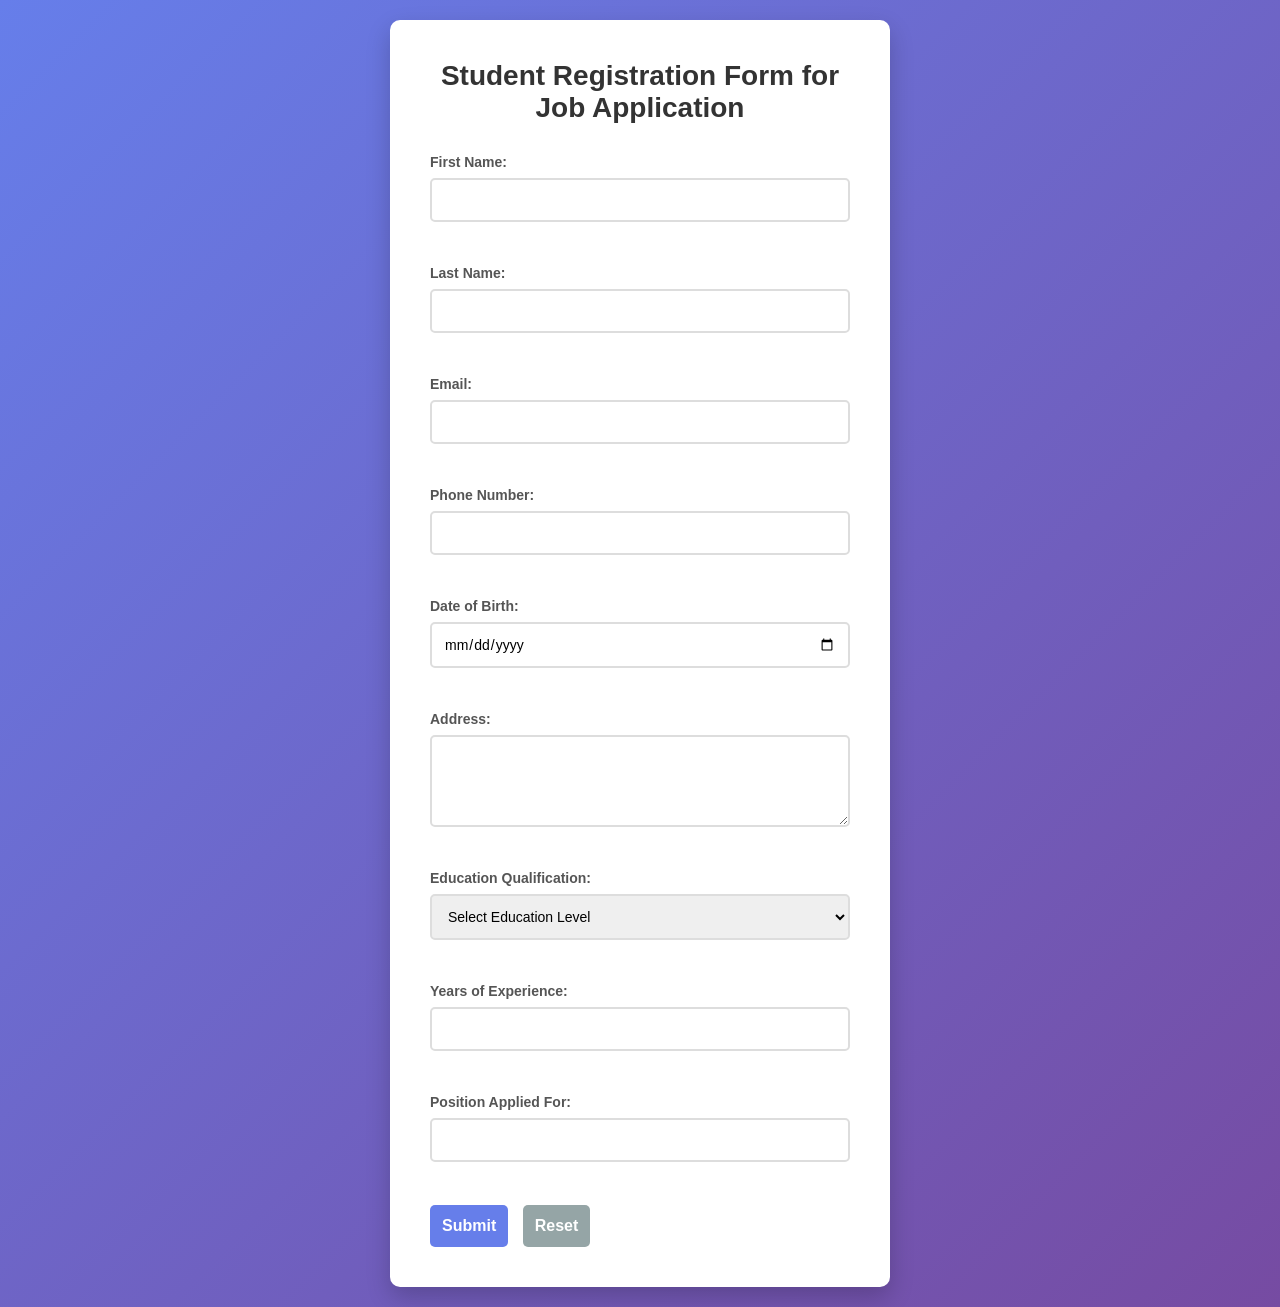
<file: Q1-StudentRegistrationForm/index.html>
<!DOCTYPE html>
<html lang="en">
<head>
    <meta charset="UTF-8">
    <meta name="viewport" content="width=device-width, initial-scale=1.0">
    <title>Student Registration Form for Job Application</title>
    <link rel="stylesheet" href="style.css">
</head>
<body>
    <div class="container">
        <h1>Student Registration Form for Job Application</h1>
        <form id="registrationForm">
            <div class="form-group">
                <label for="firstName">First Name:</label>
                <input type="text" id="firstName" name="firstName" required>
                <span class="error" id="firstNameError"></span>
            </div>

            <div class="form-group">
                <label for="lastName">Last Name:</label>
                <input type="text" id="lastName" name="lastName" required>
                <span class="error" id="lastNameError"></span>
            </div>

            <div class="form-group">
                <label for="email">Email:</label>
                <input type="email" id="email" name="email" required>
                <span class="error" id="emailError"></span>
            </div>

            <div class="form-group">
                <label for="phone">Phone Number:</label>
                <input type="tel" id="phone" name="phone" required>
                <span class="error" id="phoneError"></span>
            </div>

            <div class="form-group">
                <label for="dob">Date of Birth:</label>
                <input type="date" id="dob" name="dob" required>
                <span class="error" id="dobError"></span>
            </div>

            <div class="form-group">
                <label for="address">Address:</label>
                <textarea id="address" name="address" rows="4" required></textarea>
                <span class="error" id="addressError"></span>
            </div>

            <div class="form-group">
                <label for="education">Education Qualification:</label>
                <select id="education" name="education" required>
                    <option value="">Select Education Level</option>
                    <option value="12th">12th Pass</option>
                    <option value="diploma">Diploma</option>
                    <option value="bachelors">Bachelor's Degree</option>
                    <option value="masters">Master's Degree</option>
                </select>
                <span class="error" id="educationError"></span>
            </div>

            <div class="form-group">
                <label for="experience">Years of Experience:</label>
                <input type="number" id="experience" name="experience" min="0" required>
                <span class="error" id="experienceError"></span>
            </div>

            <div class="form-group">
                <label for="position">Position Applied For:</label>
                <input type="text" id="position" name="position" required>
                <span class="error" id="positionError"></span>
            </div>

            <button type="submit" class="btn">Submit</button>
            <button type="reset" class="btn btn-reset">Reset</button>
        </form>
        <div id="successMessage" class="success-message" style="display: none;">
            Registration submitted successfully!
        </div>
    </div>

    <script src="script.js"></script>
</body>
</html>
</file>
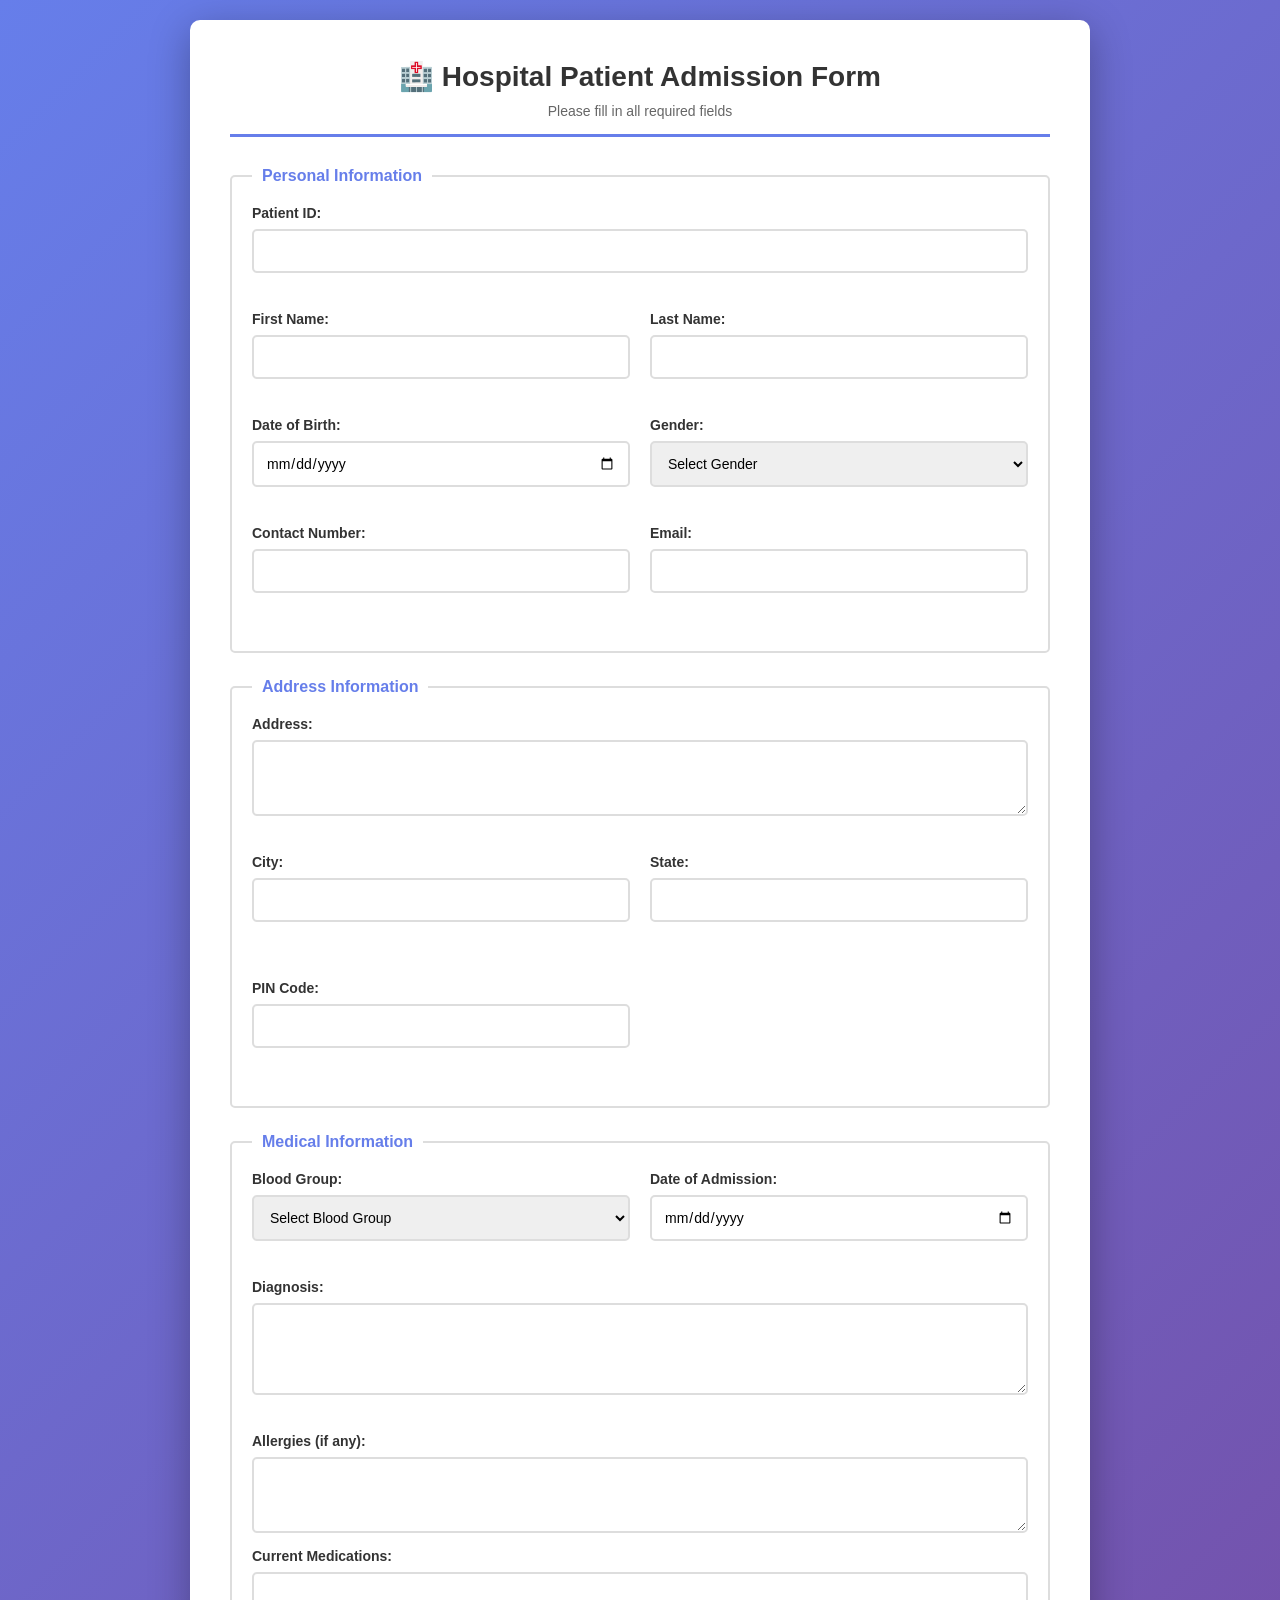
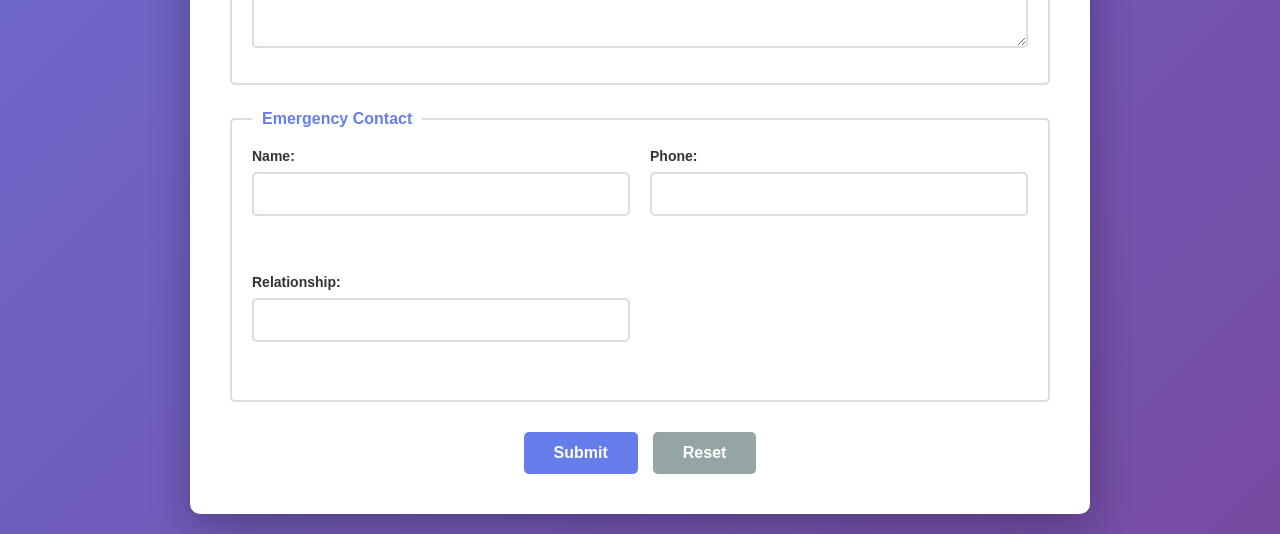
<file: Q3-PatientAdmissionForm/index.html>
<!DOCTYPE html>
<html lang="en">
<head>
    <meta charset="UTF-8">
    <meta name="viewport" content="width=device-width, initial-scale=1.0">
    <title>Patient Admission Form</title>
    <link rel="stylesheet" href="style.css">
</head>
<body>
    <div class="container">
        <div class="header">
            <h1>🏥 Hospital Patient Admission Form</h1>
            <p>Please fill in all required fields</p>
        </div>

        <form id="admissionForm">
            <!-- Personal Information -->
            <fieldset>
                <legend>Personal Information</legend>

                <div class="form-group">
                    <label for="patientId">Patient ID:</label>
                    <input type="text" id="patientId" name="patientId" required>
                    <span class="error" id="patientIdError"></span>
                </div>

                <div class="form-row">
                    <div class="form-group">
                        <label for="firstName">First Name:</label>
                        <input type="text" id="firstName" name="firstName" required>
                        <span class="error" id="firstNameError"></span>
                    </div>

                    <div class="form-group">
                        <label for="lastName">Last Name:</label>
                        <input type="text" id="lastName" name="lastName" required>
                        <span class="error" id="lastNameError"></span>
                    </div>
                </div>

                <div class="form-row">
                    <div class="form-group">
                        <label for="dob">Date of Birth:</label>
                        <input type="date" id="dob" name="dob" required>
                        <span class="error" id="dobError"></span>
                    </div>

                    <div class="form-group">
                        <label for="gender">Gender:</label>
                        <select id="gender" name="gender" required>
                            <option value="">Select Gender</option>
                            <option value="male">Male</option>
                            <option value="female">Female</option>
                            <option value="other">Other</option>
                        </select>
                        <span class="error" id="genderError"></span>
                    </div>
                </div>

                <div class="form-row">
                    <div class="form-group">
                        <label for="phone">Contact Number:</label>
                        <input type="tel" id="phone" name="phone" required>
                        <span class="error" id="phoneError"></span>
                    </div>

                    <div class="form-group">
                        <label for="email">Email:</label>
                        <input type="email" id="email" name="email" required>
                        <span class="error" id="emailError"></span>
                    </div>
                </div>
            </fieldset>

            <!-- Address Information -->
            <fieldset>
                <legend>Address Information</legend>

                <div class="form-group">
                    <label for="address">Address:</label>
                    <textarea id="address" name="address" rows="3" required></textarea>
                    <span class="error" id="addressError"></span>
                </div>

                <div class="form-row">
                    <div class="form-group">
                        <label for="city">City:</label>
                        <input type="text" id="city" name="city" required>
                        <span class="error" id="cityError"></span>
                    </div>

                    <div class="form-group">
                        <label for="state">State:</label>
                        <input type="text" id="state" name="state" required>
                        <span class="error" id="stateError"></span>
                    </div>

                    <div class="form-group">
                        <label for="zip">PIN Code:</label>
                        <input type="text" id="zip" name="zip" required>
                        <span class="error" id="zipError"></span>
                    </div>
                </div>
            </fieldset>

            <!-- Medical Information -->
            <fieldset>
                <legend>Medical Information</legend>

                <div class="form-row">
                    <div class="form-group">
                        <label for="bloodGroup">Blood Group:</label>
                        <select id="bloodGroup" name="bloodGroup" required>
                            <option value="">Select Blood Group</option>
                            <option value="A+">A+</option>
                            <option value="A-">A-</option>
                            <option value="B+">B+</option>
                            <option value="B-">B-</option>
                            <option value="AB+">AB+</option>
                            <option value="AB-">AB-</option>
                            <option value="O+">O+</option>
                            <option value="O-">O-</option>
                        </select>
                        <span class="error" id="bloodGroupError"></span>
                    </div>

                    <div class="form-group">
                        <label for="admissionDate">Date of Admission:</label>
                        <input type="date" id="admissionDate" name="admissionDate" required>
                        <span class="error" id="admissionDateError"></span>
                    </div>
                </div>

                <div class="form-group">
                    <label for="diagnosis">Diagnosis:</label>
                    <textarea id="diagnosis" name="diagnosis" rows="4" required></textarea>
                    <span class="error" id="diagnosisError"></span>
                </div>

                <div class="form-group">
                    <label for="allergies">Allergies (if any):</label>
                    <textarea id="allergies" name="allergies" rows="3"></textarea>
                </div>

                <div class="form-group">
                    <label for="medication">Current Medications:</label>
                    <textarea id="medication" name="medication" rows="3"></textarea>
                </div>
            </fieldset>

            <!-- Emergency Contact -->
            <fieldset>
                <legend>Emergency Contact</legend>

                <div class="form-row">
                    <div class="form-group">
                        <label for="emergencyName">Name:</label>
                        <input type="text" id="emergencyName" name="emergencyName" required>
                        <span class="error" id="emergencyNameError"></span>
                    </div>

                    <div class="form-group">
                        <label for="emergencyPhone">Phone:</label>
                        <input type="tel" id="emergencyPhone" name="emergencyPhone" required>
                        <span class="error" id="emergencyPhoneError"></span>
                    </div>

                    <div class="form-group">
                        <label for="relationship">Relationship:</label>
                        <input type="text" id="relationship" name="relationship" required>
                        <span class="error" id="relationshipError"></span>
                    </div>
                </div>
            </fieldset>

            <div class="form-buttons">
                <button type="submit" class="btn btn-submit">Submit</button>
                <button type="reset" class="btn btn-reset">Reset</button>
            </div>
        </form>

        <div id="successMessage" class="success-message" style="display: none;">
            ✓ Admission form submitted successfully!
        </div>
    </div>

    <script src="script.js"></script>
</body>
</html>
</file>
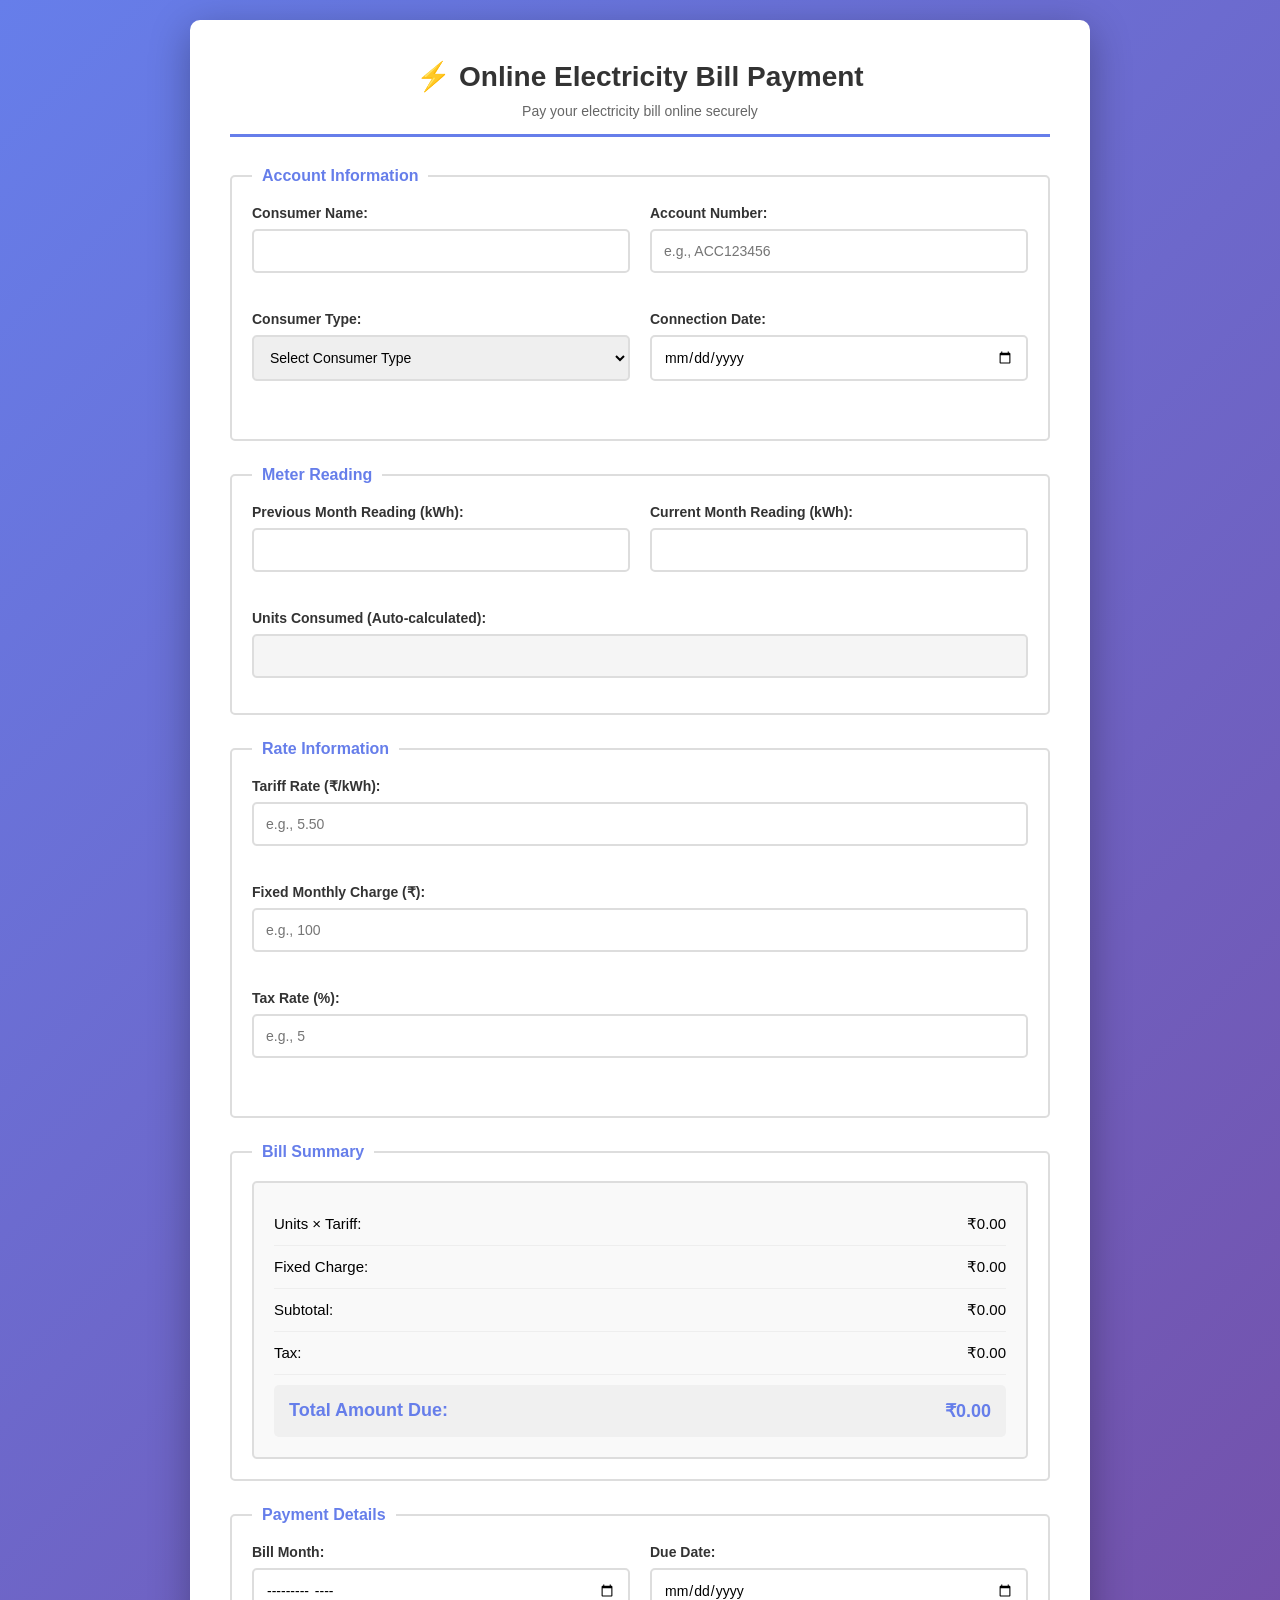
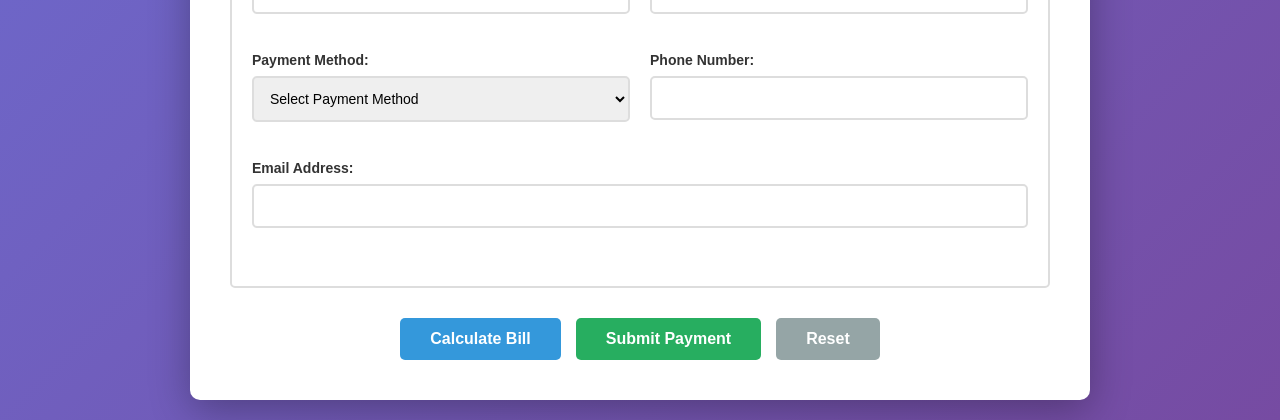
<file: Q4-ElectricityBillForm/index.html>
<!DOCTYPE html>
<html lang="en">
<head>
    <meta charset="UTF-8">
    <meta name="viewport" content="width=device-width, initial-scale=1.0">
    <title>Online Electricity Bill Form</title>
    <link rel="stylesheet" href="style.css">
</head>
<body>
    <div class="container">
        <div class="header">
            <h1>⚡ Online Electricity Bill Payment</h1>
            <p>Pay your electricity bill online securely</p>
        </div>

        <form id="billForm">
            <!-- Account Information -->
            <fieldset>
                <legend>Account Information</legend>

                <div class="form-row">
                    <div class="form-group">
                        <label for="consumerName">Consumer Name:</label>
                        <input type="text" id="consumerName" name="consumerName" required>
                        <span class="error" id="consumerNameError"></span>
                    </div>

                    <div class="form-group">
                        <label for="accountNumber">Account Number:</label>
                        <input type="text" id="accountNumber" name="accountNumber" placeholder="e.g., ACC123456" required>
                        <span class="error" id="accountNumberError"></span>
                    </div>
                </div>

                <div class="form-row">
                    <div class="form-group">
                        <label for="consumerType">Consumer Type:</label>
                        <select id="consumerType" name="consumerType" required>
                            <option value="">Select Consumer Type</option>
                            <option value="residential">Residential</option>
                            <option value="commercial">Commercial</option>
                            <option value="industrial">Industrial</option>
                            <option value="agricultural">Agricultural</option>
                        </select>
                        <span class="error" id="consumerTypeError"></span>
                    </div>

                    <div class="form-group">
                        <label for="connectionDate">Connection Date:</label>
                        <input type="date" id="connectionDate" name="connectionDate" required>
                        <span class="error" id="connectionDateError"></span>
                    </div>
                </div>
            </fieldset>

            <!-- Meter Reading -->
            <fieldset>
                <legend>Meter Reading</legend>

                <div class="form-row">
                    <div class="form-group">
                        <label for="previousReading">Previous Month Reading (kWh):</label>
                        <input type="number" id="previousReading" name="previousReading" min="0" required>
                        <span class="error" id="previousReadingError"></span>
                    </div>

                    <div class="form-group">
                        <label for="currentReading">Current Month Reading (kWh):</label>
                        <input type="number" id="currentReading" name="currentReading" min="0" required>
                        <span class="error" id="currentReadingError"></span>
                    </div>
                </div>

                <div class="form-group">
                    <label for="unitsConsumed">Units Consumed (Auto-calculated):</label>
                    <input type="number" id="unitsConsumed" name="unitsConsumed" readonly>
                </div>
            </fieldset>

            <!-- Rate Information -->
            <fieldset>
                <legend>Rate Information</legend>

                <div class="form-group">
                    <label for="tariff">Tariff Rate (₹/kWh):</label>
                    <input type="number" id="tariff" name="tariff" step="0.01" placeholder="e.g., 5.50" required>
                    <span class="error" id="tariffError"></span>
                </div>

                <div class="form-group">
                    <label for="fixedCharge">Fixed Monthly Charge (₹):</label>
                    <input type="number" id="fixedCharge" name="fixedCharge" step="0.01" placeholder="e.g., 100" required>
                    <span class="error" id="fixedChargeError"></span>
                </div>

                <div class="form-group">
                    <label for="tax">Tax Rate (%):</label>
                    <input type="number" id="tax" name="tax" step="0.01" placeholder="e.g., 5" required>
                    <span class="error" id="taxError"></span>
                </div>
            </fieldset>

            <!-- Bill Calculation -->
            <fieldset>
                <legend>Bill Summary</legend>

                <div class="bill-summary">
                    <div class="summary-row">
                        <span>Units × Tariff:</span>
                        <span id="energyCharges">₹0.00</span>
                    </div>
                    <div class="summary-row">
                        <span>Fixed Charge:</span>
                        <span id="fixedChargeDisplay">₹0.00</span>
                    </div>
                    <div class="summary-row">
                        <span>Subtotal:</span>
                        <span id="subtotal">₹0.00</span>
                    </div>
                    <div class="summary-row">
                        <span>Tax:</span>
                        <span id="taxAmount">₹0.00</span>
                    </div>
                    <div class="summary-row total">
                        <span>Total Amount Due:</span>
                        <span id="totalAmount">₹0.00</span>
                    </div>
                </div>
            </fieldset>

            <!-- Payment Details -->
            <fieldset>
                <legend>Payment Details</legend>

                <div class="form-row">
                    <div class="form-group">
                        <label for="billMonth">Bill Month:</label>
                        <input type="month" id="billMonth" name="billMonth" required>
                        <span class="error" id="billMonthError"></span>
                    </div>

                    <div class="form-group">
                        <label for="dueDate">Due Date:</label>
                        <input type="date" id="dueDate" name="dueDate" required>
                        <span class="error" id="dueDateError"></span>
                    </div>
                </div>

                <div class="form-row">
                    <div class="form-group">
                        <label for="paymentMethod">Payment Method:</label>
                        <select id="paymentMethod" name="paymentMethod" required>
                            <option value="">Select Payment Method</option>
                            <option value="creditcard">Credit Card</option>
                            <option value="debitcard">Debit Card</option>
                            <option value="netbanking">Net Banking</option>
                            <option value="upi">UPI</option>
                        </select>
                        <span class="error" id="paymentMethodError"></span>
                    </div>

                    <div class="form-group">
                        <label for="phone">Phone Number:</label>
                        <input type="tel" id="phone" name="phone" required>
                        <span class="error" id="phoneError"></span>
                    </div>
                </div>

                <div class="form-group">
                    <label for="email">Email Address:</label>
                    <input type="email" id="email" name="email" required>
                    <span class="error" id="emailError"></span>
                </div>
            </fieldset>

            <div class="form-buttons">
                <button type="button" class="btn btn-calculate" onclick="calculateBill()">Calculate Bill</button>
                <button type="submit" class="btn btn-submit">Submit Payment</button>
                <button type="reset" class="btn btn-reset">Reset</button>
            </div>
        </form>

        <div id="successMessage" class="success-message" style="display: none;">
            ✓ Bill payment submitted successfully!
        </div>
    </div>

    <script src="script.js"></script>
</body>
</html>
</file>
<file: Q1-StudentRegistrationForm/style.css>
* {
    margin: 0;
    padding: 0;
    box-sizing: border-box;
}

body {
    font-family: 'Segoe UI', Tahoma, Geneva, Verdana, sans-serif;
    background: linear-gradient(135deg, #667eea 0%, #764ba2 100%);
    min-height: 100vh;
    display: flex;
    align-items: center;
    justify-content: center;
    padding: 20px;
}

.container {
    background-color: white;
    border-radius: 10px;
    box-shadow: 0 10px 25px rgba(0, 0, 0, 0.2);
    padding: 40px;
    max-width: 500px;
    width: 100%;
}

h1 {
    text-align: center;
    color: #333;
    margin-bottom: 30px;
    font-size: 28px;
}

.form-group {
    margin-bottom: 20px;
    display: flex;
    flex-direction: column;
}

label {
    margin-bottom: 8px;
    color: #555;
    font-weight: 600;
    font-size: 14px;
}

input[type="text"],
input[type="email"],
input[type="tel"],
input[type="date"],
input[type="number"],
textarea,
select {
    padding: 12px;
    border: 2px solid #ddd;
    border-radius: 5px;
    font-size: 14px;
    transition: border-color 0.3s;
    font-family: inherit;
}

input[type="text"]:focus,
input[type="email"]:focus,
input[type="tel"]:focus,
input[type="date"]:focus,
input[type="number"]:focus,
textarea:focus,
select:focus {
    outline: none;
    border-color: #667eea;
    box-shadow: 0 0 5px rgba(102, 126, 234, 0.3);
}

input.invalid,
textarea.invalid,
select.invalid {
    border-color: #e74c3c;
}

.error {
    color: #e74c3c;
    font-size: 12px;
    margin-top: 5px;
    min-height: 18px;
}

textarea {
    resize: vertical;
}

.btn {
    padding: 12px;
    border: none;
    border-radius: 5px;
    font-size: 16px;
    font-weight: 600;
    cursor: pointer;
    transition: all 0.3s;
    background-color: #667eea;
    color: white;
    margin-right: 10px;
}

.btn:hover {
    background-color: #5568d3;
    transform: translateY(-2px);
    box-shadow: 0 5px 15px rgba(102, 126, 234, 0.4);
}

.btn-reset {
    background-color: #95a5a6;
    margin-right: 0;
}

.btn-reset:hover {
    background-color: #7f8c8d;
}

.success-message {
    background-color: #27ae60;
    color: white;
    padding: 15px;
    border-radius: 5px;
    margin-top: 20px;
    text-align: center;
    font-weight: 600;
}

@media (max-width: 600px) {
    .container {
        padding: 20px;
    }

    h1 {
        font-size: 24px;
    }

    .btn {
        width: 100%;
        margin-right: 0;
        margin-bottom: 10px;
    }
}
</file>
<file: Q3-PatientAdmissionForm/style.css>
* {
    margin: 0;
    padding: 0;
    box-sizing: border-box;
}

body {
    font-family: 'Segoe UI', Tahoma, Geneva, Verdana, sans-serif;
    background: linear-gradient(135deg, #667eea 0%, #764ba2 100%);
    min-height: 100vh;
    padding: 20px;
}

.container {
    background-color: white;
    border-radius: 10px;
    box-shadow: 0 10px 40px rgba(0, 0, 0, 0.3);
    padding: 40px;
    max-width: 900px;
    margin: 0 auto;
}

.header {
    text-align: center;
    margin-bottom: 30px;
    border-bottom: 3px solid #667eea;
    padding-bottom: 15px;
}

.header h1 {
    color: #333;
    font-size: 28px;
    margin-bottom: 10px;
}

.header p {
    color: #666;
    font-size: 14px;
}

fieldset {
    border: 2px solid #ddd;
    border-radius: 5px;
    padding: 20px;
    margin-bottom: 25px;
}

legend {
    font-size: 16px;
    font-weight: 600;
    color: #667eea;
    padding: 0 10px;
}

.form-group {
    margin-bottom: 15px;
    display: flex;
    flex-direction: column;
}

.form-row {
    display: grid;
    grid-template-columns: repeat(auto-fit, minmax(250px, 1fr));
    gap: 20px;
}

label {
    margin-bottom: 8px;
    color: #333;
    font-weight: 600;
    font-size: 14px;
}

input[type="text"],
input[type="email"],
input[type="tel"],
input[type="date"],
input[type="number"],
textarea,
select {
    padding: 12px;
    border: 2px solid #ddd;
    border-radius: 5px;
    font-size: 14px;
    transition: border-color 0.3s;
    font-family: inherit;
}

input:focus,
textarea:focus,
select:focus {
    outline: none;
    border-color: #667eea;
    box-shadow: 0 0 5px rgba(102, 126, 234, 0.3);
}

input.invalid,
textarea.invalid,
select.invalid {
    border-color: #e74c3c;
}

textarea {
    resize: vertical;
}

.error {
    color: #e74c3c;
    font-size: 12px;
    margin-top: 5px;
    min-height: 18px;
}

.form-buttons {
    display: flex;
    gap: 15px;
    justify-content: center;
    margin-top: 30px;
}

.btn {
    padding: 12px 30px;
    border: none;
    border-radius: 5px;
    font-size: 16px;
    font-weight: 600;
    cursor: pointer;
    transition: all 0.3s;
}

.btn-submit {
    background-color: #667eea;
    color: white;
}

.btn-submit:hover {
    background-color: #5568d3;
    transform: translateY(-2px);
    box-shadow: 0 5px 15px rgba(102, 126, 234, 0.4);
}

.btn-reset {
    background-color: #95a5a6;
    color: white;
}

.btn-reset:hover {
    background-color: #7f8c8d;
}

.success-message {
    background-color: #27ae60;
    color: white;
    padding: 20px;
    border-radius: 5px;
    text-align: center;
    font-weight: 600;
    margin-top: 20px;
    font-size: 16px;
}

@media (max-width: 768px) {
    .container {
        padding: 20px;
    }

    .header h1 {
        font-size: 24px;
    }

    fieldset {
        padding: 15px;
    }

    .form-row {
        grid-template-columns: 1fr;
    }

    .form-buttons {
        flex-direction: column;
    }

    .btn {
        width: 100%;
    }
}
</file>
<file: Q4-ElectricityBillForm/style.css>
* {
    margin: 0;
    padding: 0;
    box-sizing: border-box;
}

body {
    font-family: 'Segoe UI', Tahoma, Geneva, Verdana, sans-serif;
    background: linear-gradient(135deg, #667eea 0%, #764ba2 100%);
    min-height: 100vh;
    padding: 20px;
}

.container {
    background-color: white;
    border-radius: 10px;
    box-shadow: 0 10px 40px rgba(0, 0, 0, 0.3);
    padding: 40px;
    max-width: 900px;
    margin: 0 auto;
}

.header {
    text-align: center;
    margin-bottom: 30px;
    border-bottom: 3px solid #667eea;
    padding-bottom: 15px;
}

.header h1 {
    color: #333;
    font-size: 28px;
    margin-bottom: 10px;
}

.header p {
    color: #666;
    font-size: 14px;
}

fieldset {
    border: 2px solid #ddd;
    border-radius: 5px;
    padding: 20px;
    margin-bottom: 25px;
}

legend {
    font-size: 16px;
    font-weight: 600;
    color: #667eea;
    padding: 0 10px;
}

.form-group {
    margin-bottom: 15px;
    display: flex;
    flex-direction: column;
}

.form-row {
    display: grid;
    grid-template-columns: repeat(auto-fit, minmax(250px, 1fr));
    gap: 20px;
}

label {
    margin-bottom: 8px;
    color: #333;
    font-weight: 600;
    font-size: 14px;
}

input[type="text"],
input[type="number"],
input[type="tel"],
input[type="email"],
input[type="date"],
input[type="month"],
select {
    padding: 12px;
    border: 2px solid #ddd;
    border-radius: 5px;
    font-size: 14px;
    transition: border-color 0.3s;
    font-family: inherit;
}

input:focus,
select:focus {
    outline: none;
    border-color: #667eea;
    box-shadow: 0 0 5px rgba(102, 126, 234, 0.3);
}

input.invalid,
select.invalid {
    border-color: #e74c3c;
}

input[readonly] {
    background-color: #f5f5f5;
    cursor: not-allowed;
}

.error {
    color: #e74c3c;
    font-size: 12px;
    margin-top: 5px;
    min-height: 18px;
}

.bill-summary {
    background-color: #f9f9f9;
    border: 2px solid #ddd;
    border-radius: 5px;
    padding: 20px;
}

.summary-row {
    display: flex;
    justify-content: space-between;
    padding: 12px 0;
    font-size: 15px;
    border-bottom: 1px solid #eee;
}

.summary-row:last-child {
    border-bottom: none;
}

.summary-row.total {
    font-weight: bold;
    font-size: 18px;
    background-color: #f0f0f0;
    padding: 15px;
    margin: 10px 0 0 0;
    border-radius: 5px;
    color: #667eea;
}

.form-buttons {
    display: flex;
    gap: 15px;
    justify-content: center;
    margin-top: 30px;
    flex-wrap: wrap;
}

.btn {
    padding: 12px 30px;
    border: none;
    border-radius: 5px;
    font-size: 16px;
    font-weight: 600;
    cursor: pointer;
    transition: all 0.3s;
}

.btn-calculate {
    background-color: #3498db;
    color: white;
}

.btn-calculate:hover {
    background-color: #2980b9;
}

.btn-submit {
    background-color: #27ae60;
    color: white;
}

.btn-submit:hover {
    background-color: #229954;
}

.btn-reset {
    background-color: #95a5a6;
    color: white;
}

.btn-reset:hover {
    background-color: #7f8c8d;
}

.success-message {
    background-color: #27ae60;
    color: white;
    padding: 20px;
    border-radius: 5px;
    text-align: center;
    font-weight: 600;
    margin-top: 20px;
    font-size: 16px;
}

@media (max-width: 768px) {
    .container {
        padding: 20px;
    }

    .header h1 {
        font-size: 24px;
    }

    fieldset {
        padding: 15px;
    }

    .form-row {
        grid-template-columns: 1fr;
    }

    .form-buttons {
        flex-direction: column;
    }

    .btn {
        width: 100%;
    }
}
</file>
